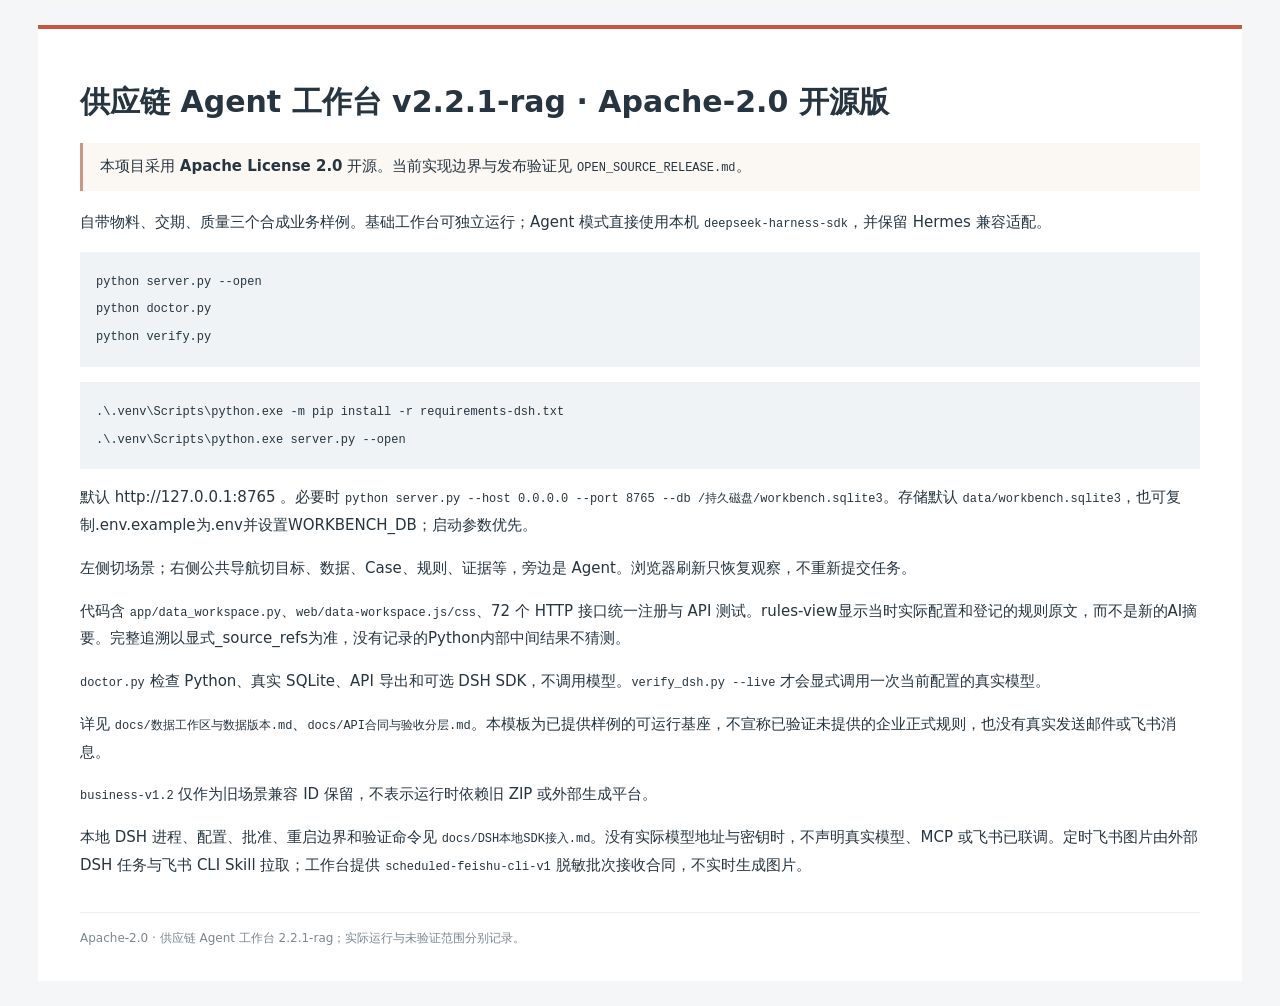
<file: README.html>
<!doctype html><html lang="zh-CN"><head><meta charset="utf-8"><meta name="viewport" content="width=device-width,initial-scale=1"><title>供应链 Agent 工作台 v2.2.1-rag · Apache-2.0 开源版</title><style>body{background:#f4f6f8;color:#263540;margin:0;font:15px/1.85 system-ui,"Microsoft YaHei",sans-serif}main{max-width:1120px;margin:25px auto;padding:32px 42px;background:white;border-top:4px solid #c75840}h1{font-size:30px;line-height:1.4}h2{font-size:22px;margin-top:32px;border-bottom:1px solid #e1e5e8;padding-bottom:8px}h3{font-size:17px}a{color:#ac4a34;overflow-wrap:anywhere}table{border-collapse:collapse;font-size:12px;width:100%;display:block;overflow:auto}td,th{border:1px solid #dce3e7;padding:9px;vertical-align:top;text-align:left}th{background:#f2f5f7}pre{background:#eff3f5;padding:16px;overflow:auto;max-height:560px}code{font:12px/1.7 Consolas,monospace;overflow-wrap:anywhere}blockquote{border-left:3px solid #d0937f;background:#fbf7f3;margin:18px 0;padding:10px 17px}nav{display:flex;flex-wrap:wrap;gap:15px;font-size:12px;border-bottom:1px solid #eee;padding-bottom:13px}footer{font-size:12px;color:#7b8891;border-top:1px solid #eee;margin-top:32px;padding-top:14px}img{max-width:100%}@media(max-width:700px){main{margin:0;padding:20px}h1{font-size:25px}}</style></head><body><main><h1>供应链 Agent 工作台 v2.2.1-rag · Apache-2.0 开源版</h1>
<blockquote>本项目采用 <strong>Apache License 2.0</strong> 开源。当前实现边界与发布验证见 <code>OPEN_SOURCE_RELEASE.md</code>。</blockquote>
<p>自带物料、交期、质量三个合成业务样例。基础工作台可独立运行；Agent 模式直接使用本机 <code>deepseek-harness-sdk</code>，并保留 Hermes 兼容适配。</p>
<pre><code class="language-bash">python server.py --open
python doctor.py
python verify.py
</code></pre>
<pre><code class="language-powershell">.\.venv\Scripts\python.exe -m pip install -r requirements-dsh.txt
.\.venv\Scripts\python.exe server.py --open
</code></pre>
<p>默认 http://127.0.0.1:8765 。必要时 <code>python server.py --host 0.0.0.0 --port 8765 --db /持久磁盘/workbench.sqlite3</code>。存储默认 <code>data/workbench.sqlite3</code>，也可复制.env.example为.env并设置WORKBENCH_DB；启动参数优先。</p>
<p>左侧切场景；右侧公共导航切目标、数据、Case、规则、证据等，旁边是 Agent。浏览器刷新只恢复观察，不重新提交任务。</p>
<p>代码含 <code>app/data_workspace.py</code>、<code>web/data-workspace.js/css</code>、72 个 HTTP 接口统一注册与 API 测试。rules-view显示当时实际配置和登记的规则原文，而不是新的AI摘要。完整追溯以显式_source_refs为准，没有记录的Python内部中间结果不猜测。</p>
<p><code>doctor.py</code> 检查 Python、真实 SQLite、API 导出和可选 DSH SDK，不调用模型。<code>verify_dsh.py --live</code> 才会显式调用一次当前配置的真实模型。</p>
<p>详见 <code>docs/数据工作区与数据版本.md</code>、<code>docs/API合同与验收分层.md</code>。本模板为已提供样例的可运行基座，不宣称已验证未提供的企业正式规则，也没有真实发送邮件或飞书消息。</p>
<p><code>business-v1.2</code> 仅作为旧场景兼容 ID 保留，不表示运行时依赖旧 ZIP 或外部生成平台。</p>
<p>本地 DSH 进程、配置、批准、重启边界和验证命令见 <code>docs/DSH本地SDK接入.md</code>。没有实际模型地址与密钥时，不声明真实模型、MCP 或飞书已联调。定时飞书图片由外部 DSH 任务与飞书 CLI Skill 拉取；工作台提供 <code>scheduled-feishu-cli-v1</code> 脱敏批次接收合同，不实时生成图片。</p>
<footer>Apache-2.0 · 供应链 Agent 工作台 2.2.1-rag；实际运行与未验证范围分别记录。</footer></main></body></html>
</file>
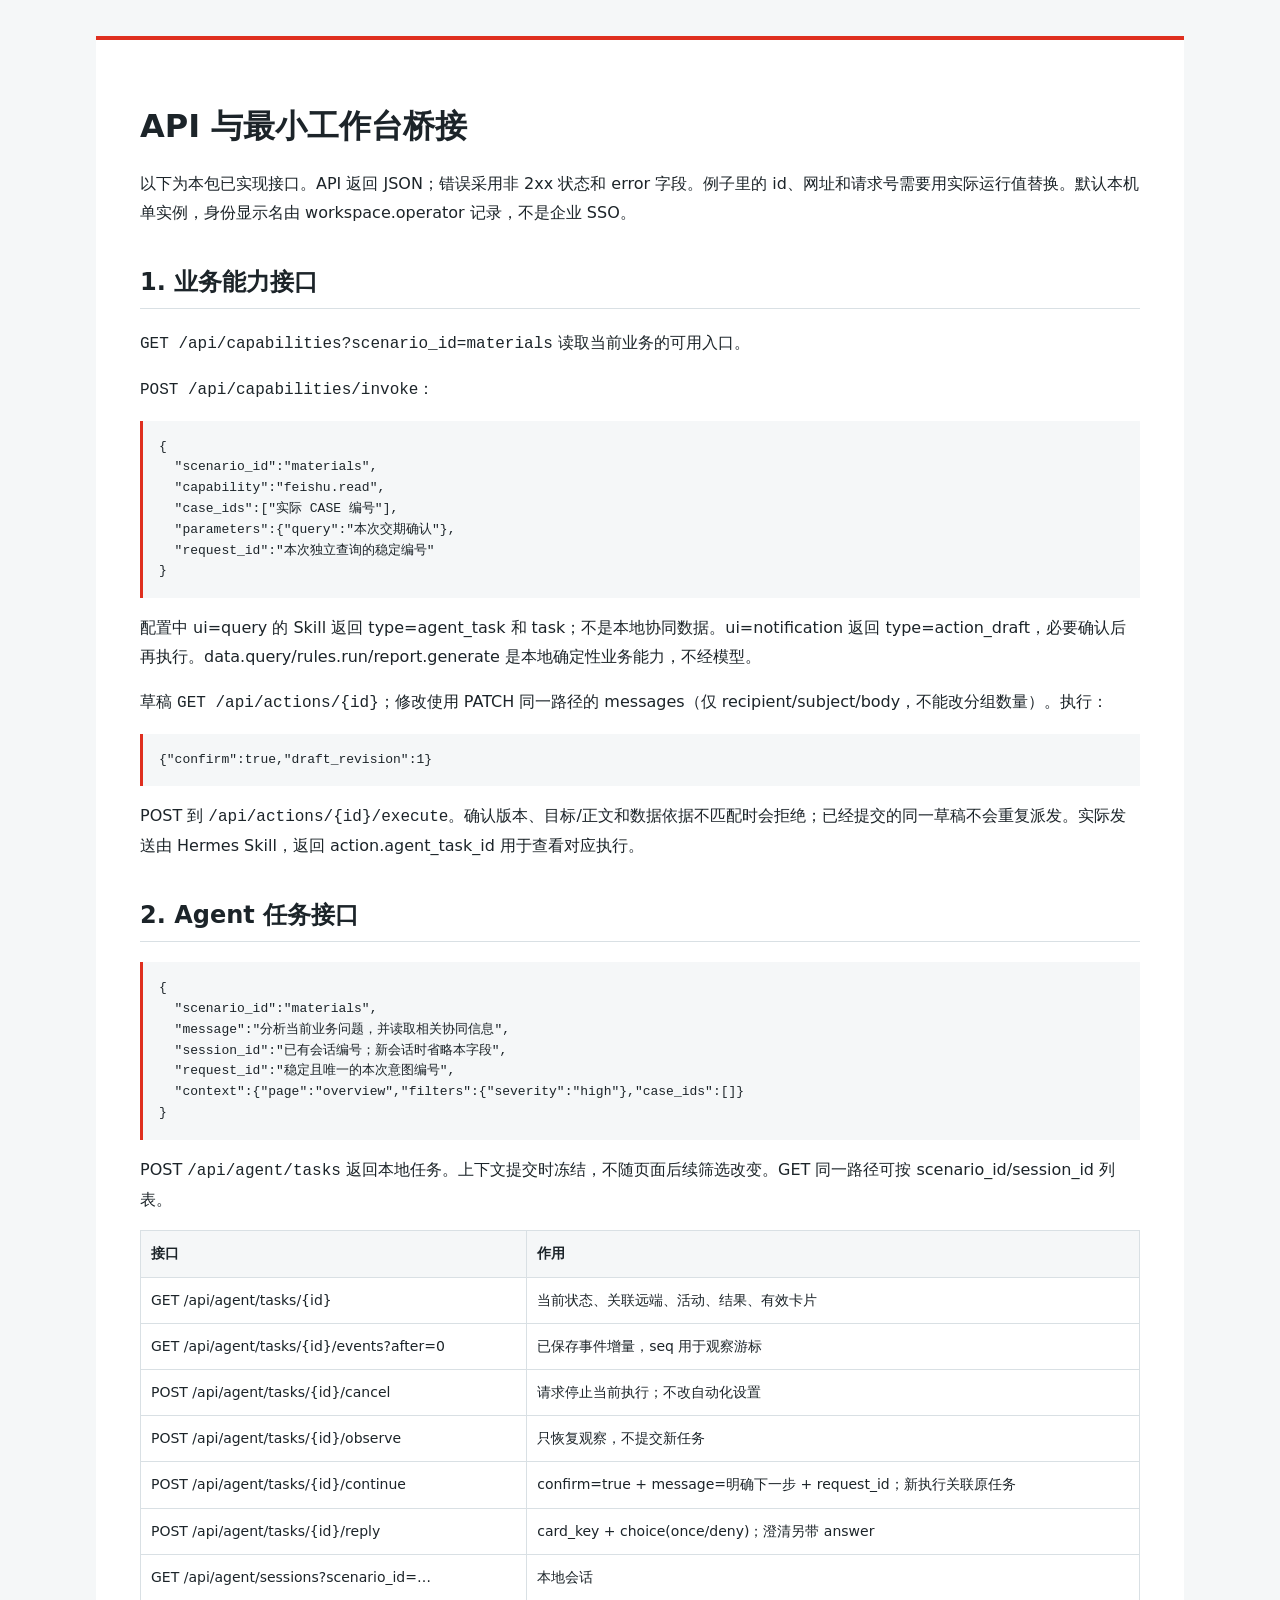
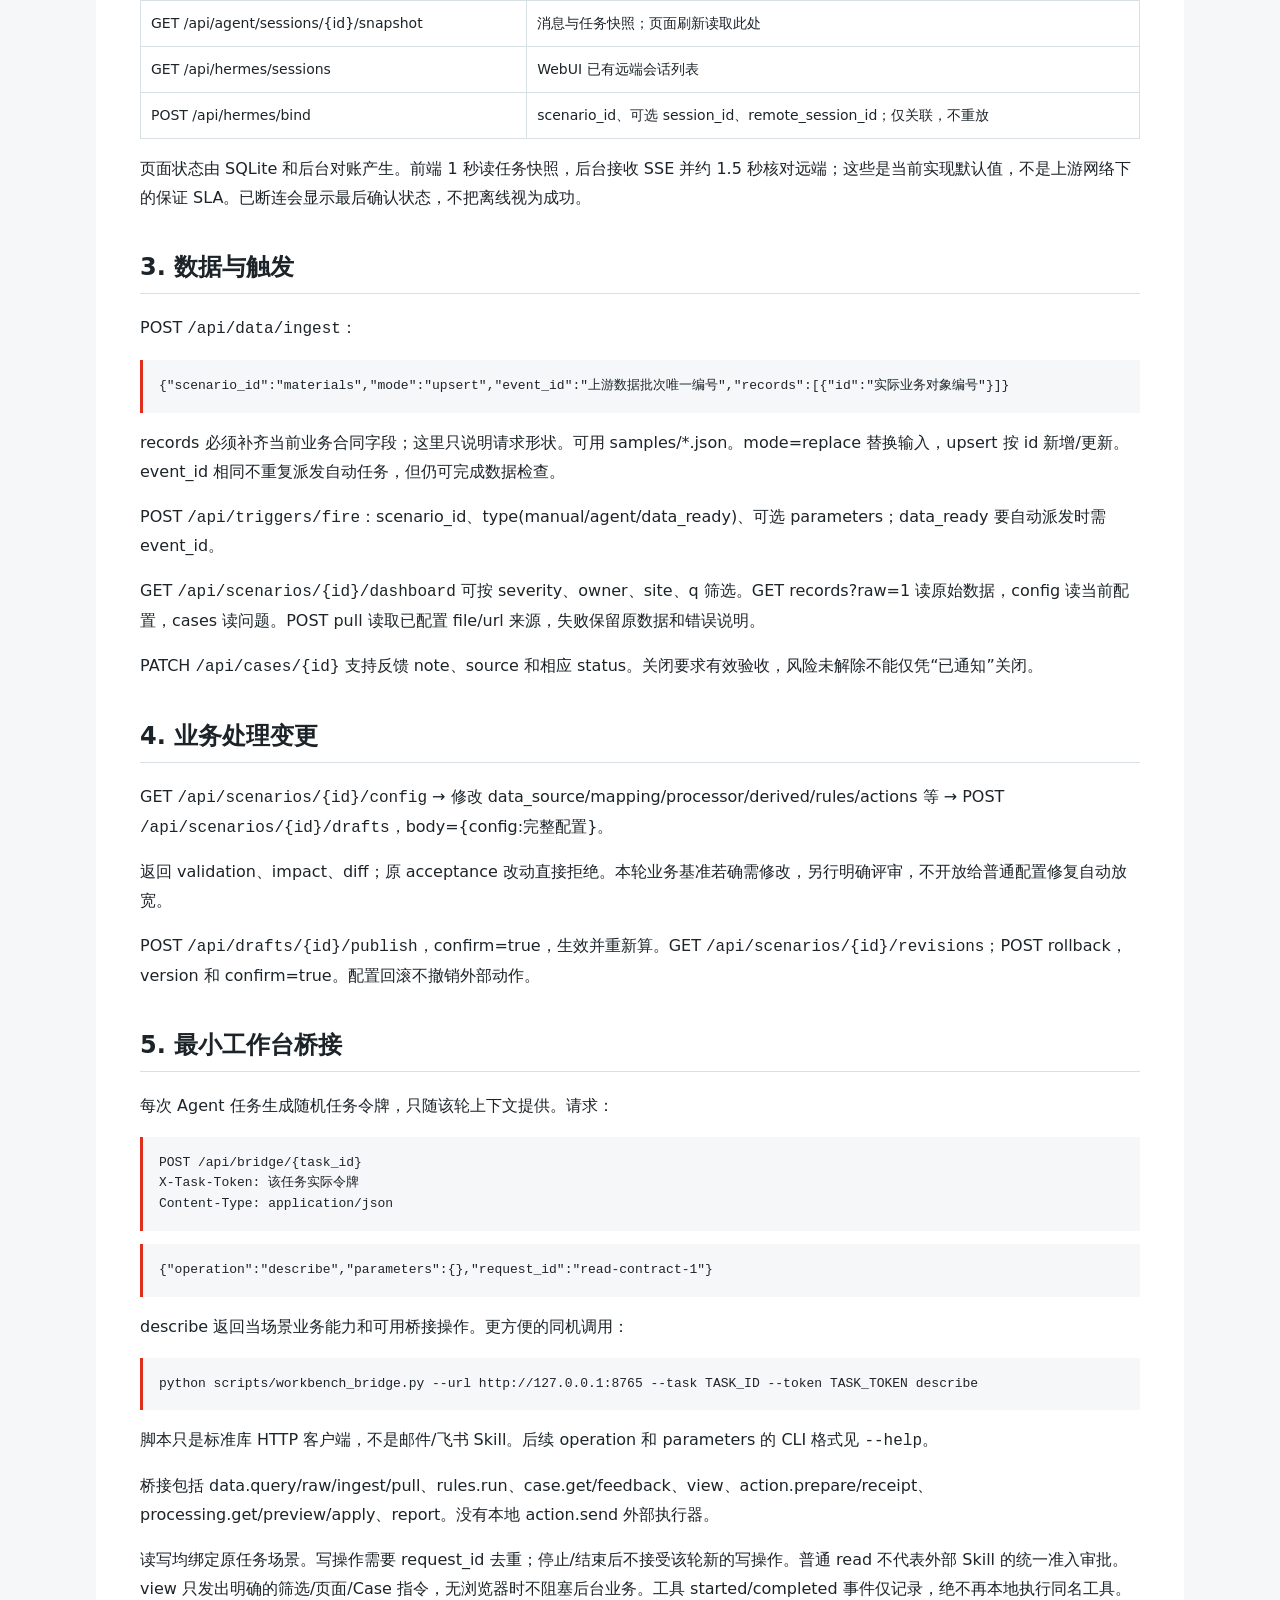
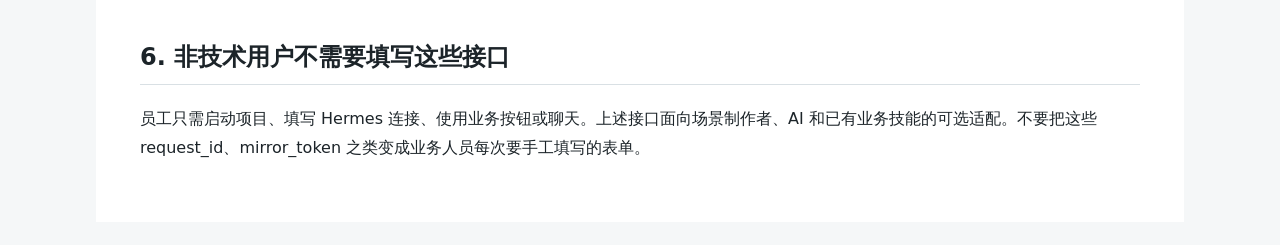
<file: docs/API与桥接说明.html>
<!doctype html><html lang="zh-CN"><meta charset="utf-8"><meta name="viewport" content="width=device-width,initial-scale=1"><title>API与桥接说明</title><style>body{margin:0;background:#f5f7f8;color:#1c2429;font:16px/1.8 system-ui,"Microsoft YaHei",sans-serif}main{max-width:1000px;margin:36px auto;padding:44px;background:white;border-top:4px solid #df2f1f}h1,h2,h3{line-height:1.35}h1{font-size:32px}h2{margin-top:38px;border-bottom:1px solid #d9e0e4;padding-bottom:10px}a{color:#b91f16}table{border-collapse:collapse;width:100%;font-size:14px}th,td{border:1px solid #d9e0e4;padding:10px;text-align:left;vertical-align:top}th{background:#f5f7f8}pre{overflow:auto;padding:16px;background:#f5f7f8;border-left:3px solid #df2f1f;font:13px/1.6 monospace}code{overflow-wrap:anywhere}blockquote{border-left:3px solid #df2f1f;padding-left:20px;color:#354149}@media(max-width:700px){main{margin:0;padding:22px}table{display:block;overflow:auto}}</style><main><h1>API 与最小工作台桥接</h1>
<p>以下为本包已实现接口。API 返回 JSON；错误采用非 2xx 状态和 error 字段。例子里的 id、网址和请求号需要用实际运行值替换。默认本机单实例，身份显示名由 workspace.operator 记录，不是企业 SSO。</p>
<h2>1. 业务能力接口</h2>
<p><code>GET /api/capabilities?scenario_id=materials</code> 读取当前业务的可用入口。</p>
<p><code>POST /api/capabilities/invoke</code>：</p>
<pre><code class="language-json">{
  &quot;scenario_id&quot;:&quot;materials&quot;,
  &quot;capability&quot;:&quot;feishu.read&quot;,
  &quot;case_ids&quot;:[&quot;实际 CASE 编号&quot;],
  &quot;parameters&quot;:{&quot;query&quot;:&quot;本次交期确认&quot;},
  &quot;request_id&quot;:&quot;本次独立查询的稳定编号&quot;
}
</code></pre>
<p>配置中 ui=query 的 Skill 返回 type=agent_task 和 task；不是本地协同数据。ui=notification 返回 type=action_draft，必要确认后再执行。data.query/rules.run/report.generate 是本地确定性业务能力，不经模型。</p>
<p>草稿 <code>GET /api/actions/{id}</code>；修改使用 PATCH 同一路径的 messages（仅 recipient/subject/body，不能改分组数量）。执行：</p>
<pre><code class="language-json">{&quot;confirm&quot;:true,&quot;draft_revision&quot;:1}
</code></pre>
<p>POST 到 <code>/api/actions/{id}/execute</code>。确认版本、目标/正文和数据依据不匹配时会拒绝；已经提交的同一草稿不会重复派发。实际发送由 Hermes Skill，返回 action.agent_task_id 用于查看对应执行。</p>
<h2>2. Agent 任务接口</h2>
<pre><code class="language-json">{
  &quot;scenario_id&quot;:&quot;materials&quot;,
  &quot;message&quot;:&quot;分析当前业务问题，并读取相关协同信息&quot;,
  &quot;session_id&quot;:&quot;已有会话编号；新会话时省略本字段&quot;,
  &quot;request_id&quot;:&quot;稳定且唯一的本次意图编号&quot;,
  &quot;context&quot;:{&quot;page&quot;:&quot;overview&quot;,&quot;filters&quot;:{&quot;severity&quot;:&quot;high&quot;},&quot;case_ids&quot;:[]}
}
</code></pre>
<p>POST <code>/api/agent/tasks</code> 返回本地任务。上下文提交时冻结，不随页面后续筛选改变。GET 同一路径可按 scenario_id/session_id 列表。</p>
<table>
<thead>
<tr>
  <th>接口</th>
  <th>作用</th>
</tr>
</thead>
<tbody>
<tr>
  <td>GET /api/agent/tasks/{id}</td>
  <td>当前状态、关联远端、活动、结果、有效卡片</td>
</tr>
<tr>
  <td>GET /api/agent/tasks/{id}/events?after=0</td>
  <td>已保存事件增量，seq 用于观察游标</td>
</tr>
<tr>
  <td>POST /api/agent/tasks/{id}/cancel</td>
  <td>请求停止当前执行；不改自动化设置</td>
</tr>
<tr>
  <td>POST /api/agent/tasks/{id}/observe</td>
  <td>只恢复观察，不提交新任务</td>
</tr>
<tr>
  <td>POST /api/agent/tasks/{id}/continue</td>
  <td>confirm=true + message=明确下一步 + request_id；新执行关联原任务</td>
</tr>
<tr>
  <td>POST /api/agent/tasks/{id}/reply</td>
  <td>card_key + choice(once/deny)；澄清另带 answer</td>
</tr>
<tr>
  <td>GET /api/agent/sessions?scenario_id=…</td>
  <td>本地会话</td>
</tr>
<tr>
  <td>GET /api/agent/sessions/{id}/snapshot</td>
  <td>消息与任务快照；页面刷新读取此处</td>
</tr>
<tr>
  <td>GET /api/hermes/sessions</td>
  <td>WebUI 已有远端会话列表</td>
</tr>
<tr>
  <td>POST /api/hermes/bind</td>
  <td>scenario_id、可选 session_id、remote_session_id；仅关联，不重放</td>
</tr>
</tbody>
</table>
<p>页面状态由 SQLite 和后台对账产生。前端 1 秒读任务快照，后台接收 SSE 并约 1.5 秒核对远端；这些是当前实现默认值，不是上游网络下的保证 SLA。已断连会显示最后确认状态，不把离线视为成功。</p>
<h2>3. 数据与触发</h2>
<p>POST <code>/api/data/ingest</code>：</p>
<pre><code class="language-json">{&quot;scenario_id&quot;:&quot;materials&quot;,&quot;mode&quot;:&quot;upsert&quot;,&quot;event_id&quot;:&quot;上游数据批次唯一编号&quot;,&quot;records&quot;:[{&quot;id&quot;:&quot;实际业务对象编号&quot;}]}
</code></pre>
<p>records 必须补齐当前业务合同字段；这里只说明请求形状。可用 samples/*.json。mode=replace 替换输入，upsert 按 id 新增/更新。event_id 相同不重复派发自动任务，但仍可完成数据检查。</p>
<p>POST <code>/api/triggers/fire</code>：scenario_id、type(manual/agent/data_ready)、可选 parameters；data_ready 要自动派发时需 event_id。</p>
<p>GET <code>/api/scenarios/{id}/dashboard</code> 可按 severity、owner、site、q 筛选。GET records?raw=1 读原始数据，config 读当前配置，cases 读问题。POST pull 读取已配置 file/url 来源，失败保留原数据和错误说明。</p>
<p>PATCH <code>/api/cases/{id}</code> 支持反馈 note、source 和相应 status。关闭要求有效验收，风险未解除不能仅凭“已通知”关闭。</p>
<h2>4. 业务处理变更</h2>
<p>GET <code>/api/scenarios/{id}/config</code> → 修改 data_source/mapping/processor/derived/rules/actions 等 → POST <code>/api/scenarios/{id}/drafts</code>，body={config:完整配置}。</p>
<p>返回 validation、impact、diff；原 acceptance 改动直接拒绝。本轮业务基准若确需修改，另行明确评审，不开放给普通配置修复自动放宽。</p>
<p>POST <code>/api/drafts/{id}/publish</code>，confirm=true，生效并重新算。GET <code>/api/scenarios/{id}/revisions</code>；POST rollback，version 和 confirm=true。配置回滚不撤销外部动作。</p>
<h2>5. 最小工作台桥接</h2>
<p>每次 Agent 任务生成随机任务令牌，只随该轮上下文提供。请求：</p>
<pre><code class="language-text">POST /api/bridge/{task_id}
X-Task-Token: 该任务实际令牌
Content-Type: application/json
</code></pre>
<pre><code class="language-json">{&quot;operation&quot;:&quot;describe&quot;,&quot;parameters&quot;:{},&quot;request_id&quot;:&quot;read-contract-1&quot;}
</code></pre>
<p>describe 返回当场景业务能力和可用桥接操作。更方便的同机调用：</p>
<pre><code class="language-bash">python scripts/workbench_bridge.py --url http://127.0.0.1:8765 --task TASK_ID --token TASK_TOKEN describe
</code></pre>
<p>脚本只是标准库 HTTP 客户端，不是邮件/飞书 Skill。后续 operation 和 parameters 的 CLI 格式见 <code>--help</code>。</p>
<p>桥接包括 data.query/raw/ingest/pull、rules.run、case.get/feedback、view、action.prepare/receipt、processing.get/preview/apply、report。没有本地 action.send 外部执行器。</p>
<p>读写均绑定原任务场景。写操作需要 request_id 去重；停止/结束后不接受该轮新的写操作。普通 read 不代表外部 Skill 的统一准入审批。view 只发出明确的筛选/页面/Case 指令，无浏览器时不阻塞后台业务。工具 started/completed 事件仅记录，绝不再本地执行同名工具。</p>
<h2>6. 非技术用户不需要填写这些接口</h2>
<p>员工只需启动项目、填写 Hermes 连接、使用业务按钮或聊天。上述接口面向场景制作者、AI 和已有业务技能的可选适配。不要把这些 request_id、mirror_token 之类变成业务人员每次要手工填写的表单。</p>
</main></html>
</file>
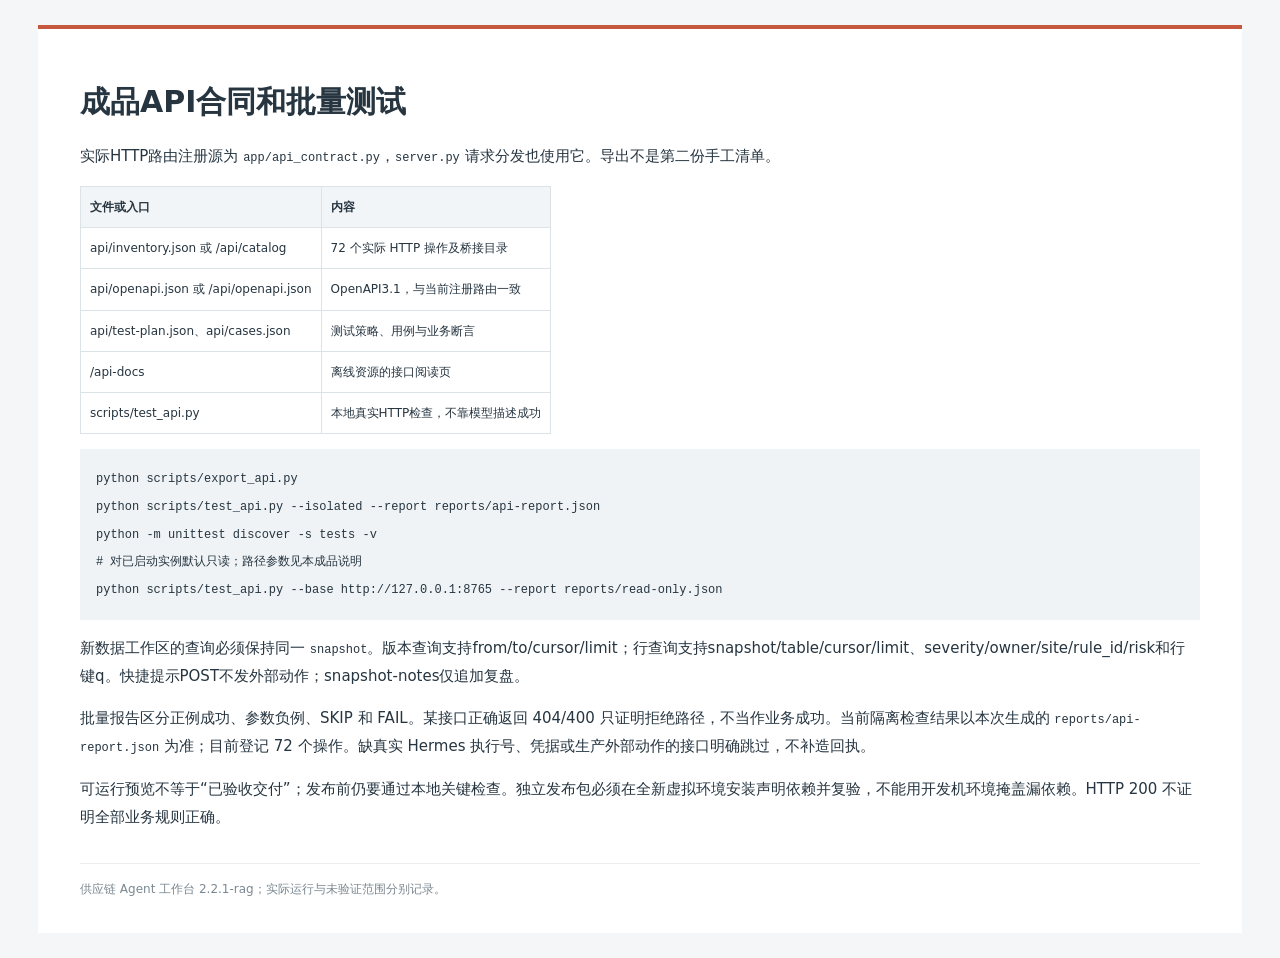
<file: docs/API合同与验收分层.html>
<!doctype html><html lang="zh-CN"><head><meta charset="utf-8"><meta name="viewport" content="width=device-width,initial-scale=1"><title>成品API合同和批量测试</title><style>body{background:#f4f6f8;color:#263540;margin:0;font:15px/1.85 system-ui,"Microsoft YaHei",sans-serif}main{max-width:1120px;margin:25px auto;padding:32px 42px;background:white;border-top:4px solid #c75840}h1{font-size:30px;line-height:1.4}h2{font-size:22px;margin-top:32px;border-bottom:1px solid #e1e5e8;padding-bottom:8px}h3{font-size:17px}a{color:#ac4a34;overflow-wrap:anywhere}table{border-collapse:collapse;font-size:12px;width:100%;display:block;overflow:auto}td,th{border:1px solid #dce3e7;padding:9px;vertical-align:top;text-align:left}th{background:#f2f5f7}pre{background:#eff3f5;padding:16px;overflow:auto;max-height:560px}code{font:12px/1.7 Consolas,monospace;overflow-wrap:anywhere}blockquote{border-left:3px solid #d0937f;background:#fbf7f3;margin:18px 0;padding:10px 17px}nav{display:flex;flex-wrap:wrap;gap:15px;font-size:12px;border-bottom:1px solid #eee;padding-bottom:13px}footer{font-size:12px;color:#7b8891;border-top:1px solid #eee;margin-top:32px;padding-top:14px}img{max-width:100%}@media(max-width:700px){main{margin:0;padding:20px}h1{font-size:25px}}</style></head><body><main><h1>成品API合同和批量测试</h1>
<p>实际HTTP路由注册源为 <code>app/api_contract.py</code>，<code>server.py</code> 请求分发也使用它。导出不是第二份手工清单。</p>
<table>
<thead>
<tr>
<th>文件或入口</th>
<th>内容</th>
</tr>
</thead>
<tbody>
<tr>
<td>api/inventory.json 或 /api/catalog</td>
<td>72 个实际 HTTP 操作及桥接目录</td>
</tr>
<tr>
<td>api/openapi.json 或 /api/openapi.json</td>
<td>OpenAPI3.1，与当前注册路由一致</td>
</tr>
<tr>
<td>api/test-plan.json、api/cases.json</td>
<td>测试策略、用例与业务断言</td>
</tr>
<tr>
<td>/api-docs</td>
<td>离线资源的接口阅读页</td>
</tr>
<tr>
<td>scripts/test_api.py</td>
<td>本地真实HTTP检查，不靠模型描述成功</td>
</tr>
</tbody>
</table>
<pre><code class="language-bash">python scripts/export_api.py
python scripts/test_api.py --isolated --report reports/api-report.json
python -m unittest discover -s tests -v
# 对已启动实例默认只读；路径参数见本成品说明
python scripts/test_api.py --base http://127.0.0.1:8765 --report reports/read-only.json
</code></pre>
<p>新数据工作区的查询必须保持同一 <code>snapshot</code>。版本查询支持from/to/cursor/limit；行查询支持snapshot/table/cursor/limit、severity/owner/site/rule_id/risk和行键q。快捷提示POST不发外部动作；snapshot-notes仅追加复盘。</p>
<p>批量报告区分正例成功、参数负例、SKIP 和 FAIL。某接口正确返回 404/400 只证明拒绝路径，不当作业务成功。当前隔离检查结果以本次生成的 <code>reports/api-report.json</code> 为准；目前登记 72 个操作。缺真实 Hermes 执行号、凭据或生产外部动作的接口明确跳过，不补造回执。</p>
<p>可运行预览不等于“已验收交付”；发布前仍要通过本地关键检查。独立发布包必须在全新虚拟环境安装声明依赖并复验，不能用开发机环境掩盖漏依赖。HTTP 200 不证明全部业务规则正确。</p>
<footer>供应链 Agent 工作台 2.2.1-rag；实际运行与未验证范围分别记录。</footer></main></body></html>
</file>
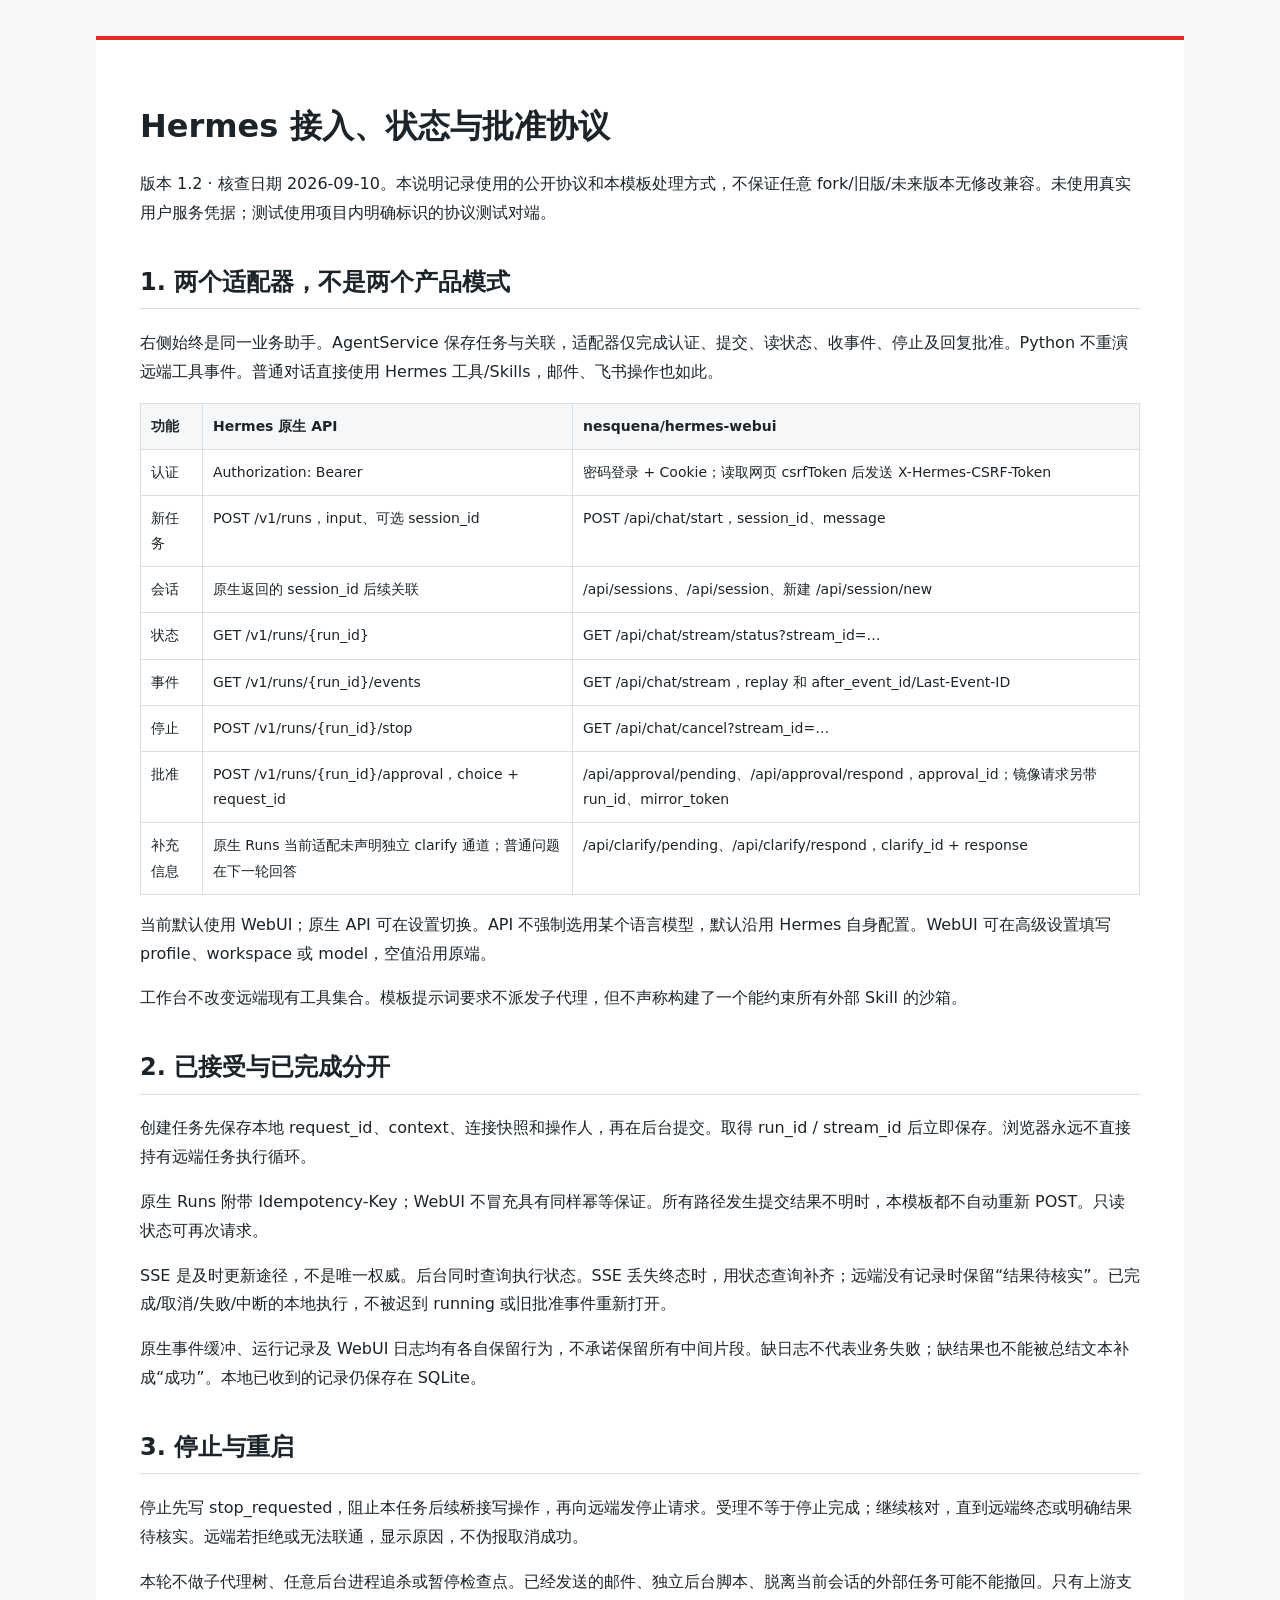
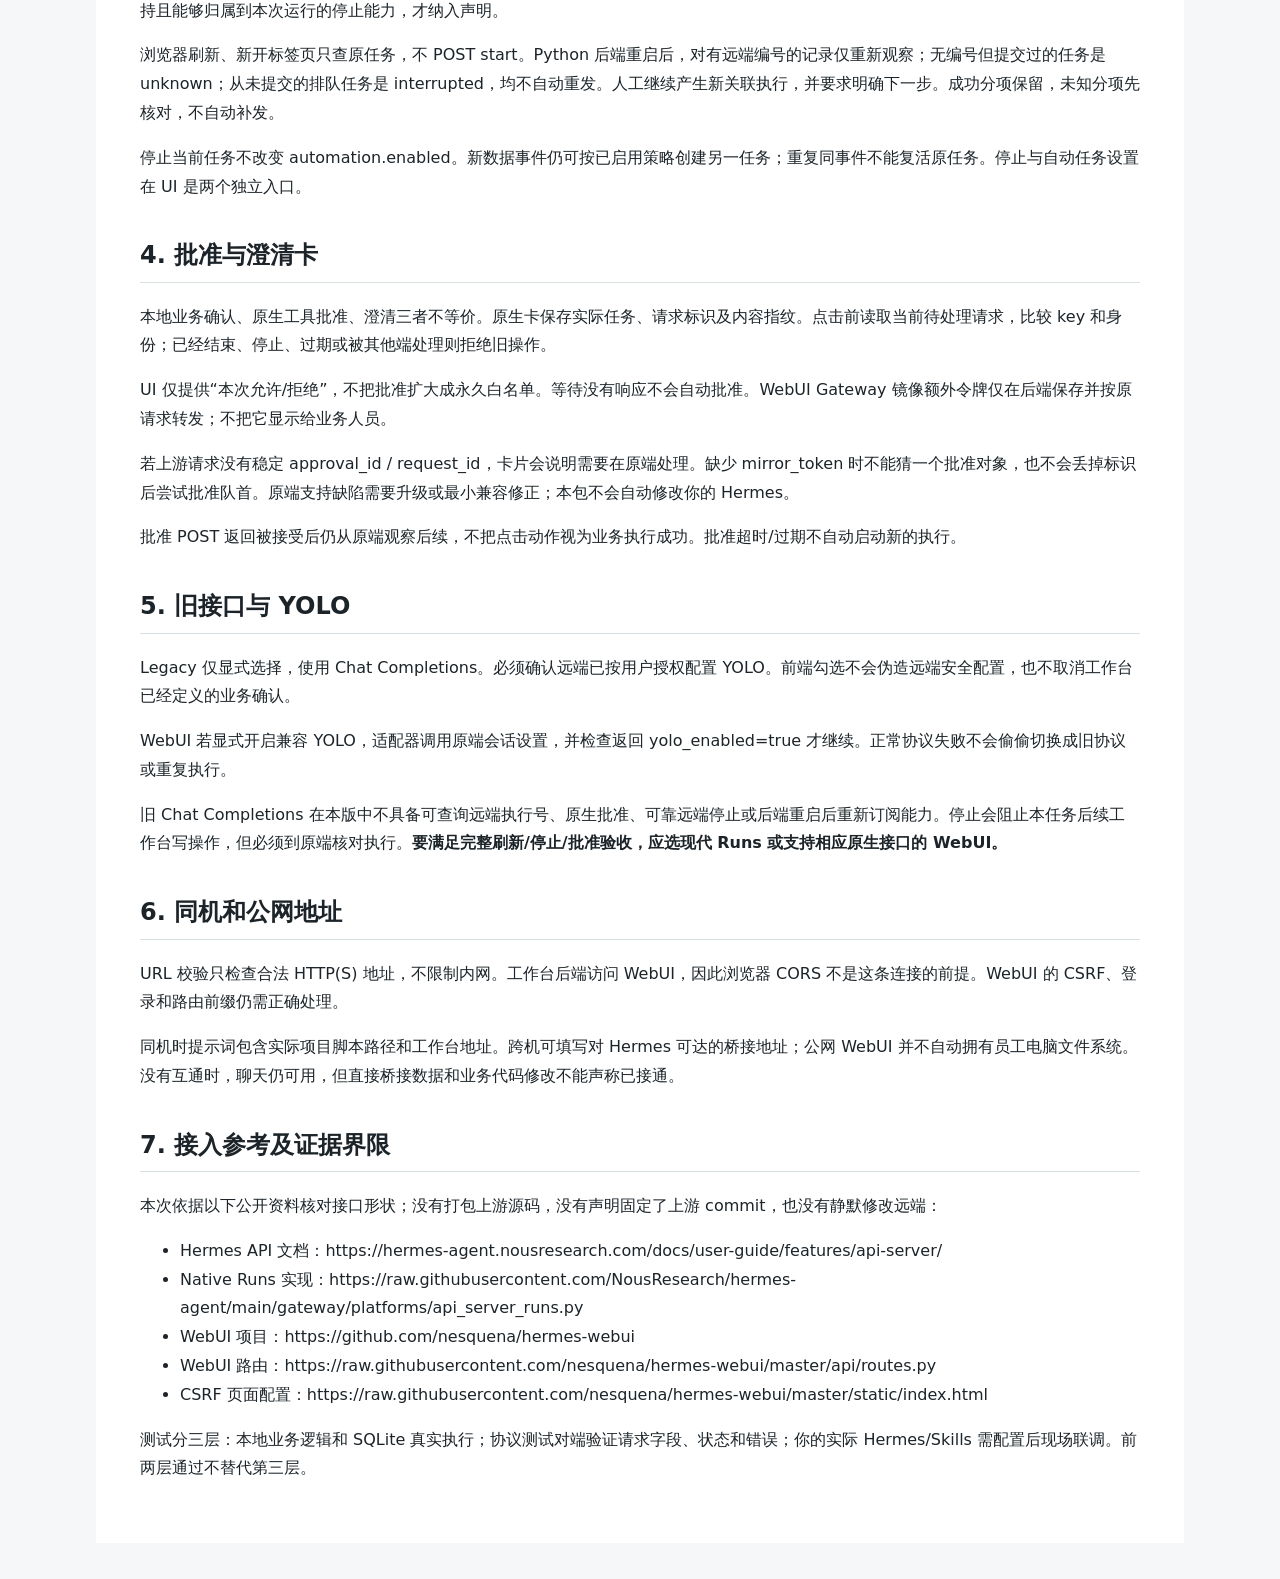
<file: docs/Hermes协议说明.html>
<!doctype html><html lang="zh-CN"><meta charset="utf-8"><meta name="viewport" content="width=device-width,initial-scale=1"><title>Hermes协议说明</title><style>body{margin:0;background:#f5f7f8;color:#1c2429;font:16px/1.8 system-ui,"Microsoft YaHei",sans-serif}main{max-width:1000px;margin:36px auto;padding:44px;background:white;border-top:4px solid #df2f1f}h1,h2,h3{line-height:1.35}h1{font-size:32px}h2{margin-top:38px;border-bottom:1px solid #d9e0e4;padding-bottom:10px}a{color:#b91f16}table{border-collapse:collapse;width:100%;font-size:14px}th,td{border:1px solid #d9e0e4;padding:10px;text-align:left;vertical-align:top}th{background:#f5f7f8}pre{overflow:auto;padding:16px;background:#f5f7f8;border-left:3px solid #df2f1f;font:13px/1.6 monospace}code{overflow-wrap:anywhere}blockquote{border-left:3px solid #df2f1f;padding-left:20px;color:#354149}@media(max-width:700px){main{margin:0;padding:22px}table{display:block;overflow:auto}}</style><main><h1>Hermes 接入、状态与批准协议</h1>
<p>版本 1.2 · 核查日期 2026-09-10。本说明记录使用的公开协议和本模板处理方式，不保证任意 fork/旧版/未来版本无修改兼容。未使用真实用户服务凭据；测试使用项目内明确标识的协议测试对端。</p>
<h2>1. 两个适配器，不是两个产品模式</h2>
<p>右侧始终是同一业务助手。AgentService 保存任务与关联，适配器仅完成认证、提交、读状态、收事件、停止及回复批准。Python 不重演远端工具事件。普通对话直接使用 Hermes 工具/Skills，邮件、飞书操作也如此。</p>
<table>
<thead>
<tr>
  <th>功能</th>
  <th>Hermes 原生 API</th>
  <th>nesquena/hermes-webui</th>
</tr>
</thead>
<tbody>
<tr>
  <td>认证</td>
  <td>Authorization: Bearer</td>
  <td>密码登录 + Cookie；读取网页 csrfToken 后发送 X-Hermes-CSRF-Token</td>
</tr>
<tr>
  <td>新任务</td>
  <td>POST /v1/runs，input、可选 session_id</td>
  <td>POST /api/chat/start，session_id、message</td>
</tr>
<tr>
  <td>会话</td>
  <td>原生返回的 session_id 后续关联</td>
  <td>/api/sessions、/api/session、新建 /api/session/new</td>
</tr>
<tr>
  <td>状态</td>
  <td>GET /v1/runs/{run_id}</td>
  <td>GET /api/chat/stream/status?stream_id=…</td>
</tr>
<tr>
  <td>事件</td>
  <td>GET /v1/runs/{run_id}/events</td>
  <td>GET /api/chat/stream，replay 和 after_event_id/Last-Event-ID</td>
</tr>
<tr>
  <td>停止</td>
  <td>POST /v1/runs/{run_id}/stop</td>
  <td>GET /api/chat/cancel?stream_id=…</td>
</tr>
<tr>
  <td>批准</td>
  <td>POST /v1/runs/{run_id}/approval，choice + request_id</td>
  <td>/api/approval/pending、/api/approval/respond，approval_id；镜像请求另带 run_id、mirror_token</td>
</tr>
<tr>
  <td>补充信息</td>
  <td>原生 Runs 当前适配未声明独立 clarify 通道；普通问题在下一轮回答</td>
  <td>/api/clarify/pending、/api/clarify/respond，clarify_id + response</td>
</tr>
</tbody>
</table>
<p>当前默认使用 WebUI；原生 API 可在设置切换。API 不强制选用某个语言模型，默认沿用 Hermes 自身配置。WebUI 可在高级设置填写 profile、workspace 或 model，空值沿用原端。</p>
<p>工作台不改变远端现有工具集合。模板提示词要求不派发子代理，但不声称构建了一个能约束所有外部 Skill 的沙箱。</p>
<h2>2. 已接受与已完成分开</h2>
<p>创建任务先保存本地 request_id、context、连接快照和操作人，再在后台提交。取得 run_id / stream_id 后立即保存。浏览器永远不直接持有远端任务执行循环。</p>
<p>原生 Runs 附带 Idempotency-Key；WebUI 不冒充具有同样幂等保证。所有路径发生提交结果不明时，本模板都不自动重新 POST。只读状态可再次请求。</p>
<p>SSE 是及时更新途径，不是唯一权威。后台同时查询执行状态。SSE 丢失终态时，用状态查询补齐；远端没有记录时保留“结果待核实”。已完成/取消/失败/中断的本地执行，不被迟到 running 或旧批准事件重新打开。</p>
<p>原生事件缓冲、运行记录及 WebUI 日志均有各自保留行为，不承诺保留所有中间片段。缺日志不代表业务失败；缺结果也不能被总结文本补成“成功”。本地已收到的记录仍保存在 SQLite。</p>
<h2>3. 停止与重启</h2>
<p>停止先写 stop_requested，阻止本任务后续桥接写操作，再向远端发停止请求。受理不等于停止完成；继续核对，直到远端终态或明确结果待核实。远端若拒绝或无法联通，显示原因，不伪报取消成功。</p>
<p>本轮不做子代理树、任意后台进程追杀或暂停检查点。已经发送的邮件、独立后台脚本、脱离当前会话的外部任务可能不能撤回。只有上游支持且能够归属到本次运行的停止能力，才纳入声明。</p>
<p>浏览器刷新、新开标签页只查原任务，不 POST start。Python 后端重启后，对有远端编号的记录仅重新观察；无编号但提交过的任务是 unknown；从未提交的排队任务是 interrupted，均不自动重发。人工继续产生新关联执行，并要求明确下一步。成功分项保留，未知分项先核对，不自动补发。</p>
<p>停止当前任务不改变 automation.enabled。新数据事件仍可按已启用策略创建另一任务；重复同事件不能复活原任务。停止与自动任务设置在 UI 是两个独立入口。</p>
<h2>4. 批准与澄清卡</h2>
<p>本地业务确认、原生工具批准、澄清三者不等价。原生卡保存实际任务、请求标识及内容指纹。点击前读取当前待处理请求，比较 key 和身份；已经结束、停止、过期或被其他端处理则拒绝旧操作。</p>
<p>UI 仅提供“本次允许/拒绝”，不把批准扩大成永久白名单。等待没有响应不会自动批准。WebUI Gateway 镜像额外令牌仅在后端保存并按原请求转发；不把它显示给业务人员。</p>
<p>若上游请求没有稳定 approval_id / request_id，卡片会说明需要在原端处理。缺少 mirror_token 时不能猜一个批准对象，也不会丢掉标识后尝试批准队首。原端支持缺陷需要升级或最小兼容修正；本包不会自动修改你的 Hermes。</p>
<p>批准 POST 返回被接受后仍从原端观察后续，不把点击动作视为业务执行成功。批准超时/过期不自动启动新的执行。</p>
<h2>5. 旧接口与 YOLO</h2>
<p>Legacy 仅显式选择，使用 Chat Completions。必须确认远端已按用户授权配置 YOLO。前端勾选不会伪造远端安全配置，也不取消工作台已经定义的业务确认。</p>
<p>WebUI 若显式开启兼容 YOLO，适配器调用原端会话设置，并检查返回 yolo_enabled=true 才继续。正常协议失败不会偷偷切换成旧协议或重复执行。</p>
<p>旧 Chat Completions 在本版中不具备可查询远端执行号、原生批准、可靠远端停止或后端重启后重新订阅能力。停止会阻止本任务后续工作台写操作，但必须到原端核对执行。<strong>要满足完整刷新/停止/批准验收，应选现代 Runs 或支持相应原生接口的 WebUI。</strong></p>
<h2>6. 同机和公网地址</h2>
<p>URL 校验只检查合法 HTTP(S) 地址，不限制内网。工作台后端访问 WebUI，因此浏览器 CORS 不是这条连接的前提。WebUI 的 CSRF、登录和路由前缀仍需正确处理。</p>
<p>同机时提示词包含实际项目脚本路径和工作台地址。跨机可填写对 Hermes 可达的桥接地址；公网 WebUI 并不自动拥有员工电脑文件系统。没有互通时，聊天仍可用，但直接桥接数据和业务代码修改不能声称已接通。</p>
<h2>7. 接入参考及证据界限</h2>
<p>本次依据以下公开资料核对接口形状；没有打包上游源码，没有声明固定了上游 commit，也没有静默修改远端：</p>
<ul>
<li>Hermes API 文档：https://hermes-agent.nousresearch.com/docs/user-guide/features/api-server/</li>
<li>Native Runs 实现：https://raw.githubusercontent.com/NousResearch/hermes-agent/main/gateway/platforms/api_server_runs.py</li>
<li>WebUI 项目：https://github.com/nesquena/hermes-webui</li>
<li>WebUI 路由：https://raw.githubusercontent.com/nesquena/hermes-webui/master/api/routes.py</li>
<li>CSRF 页面配置：https://raw.githubusercontent.com/nesquena/hermes-webui/master/static/index.html</li>
</ul>
<p>测试分三层：本地业务逻辑和 SQLite 真实执行；协议测试对端验证请求字段、状态和错误；你的实际 Hermes/Skills 需配置后现场联调。前两层通过不替代第三层。</p>
</main></html>
</file>
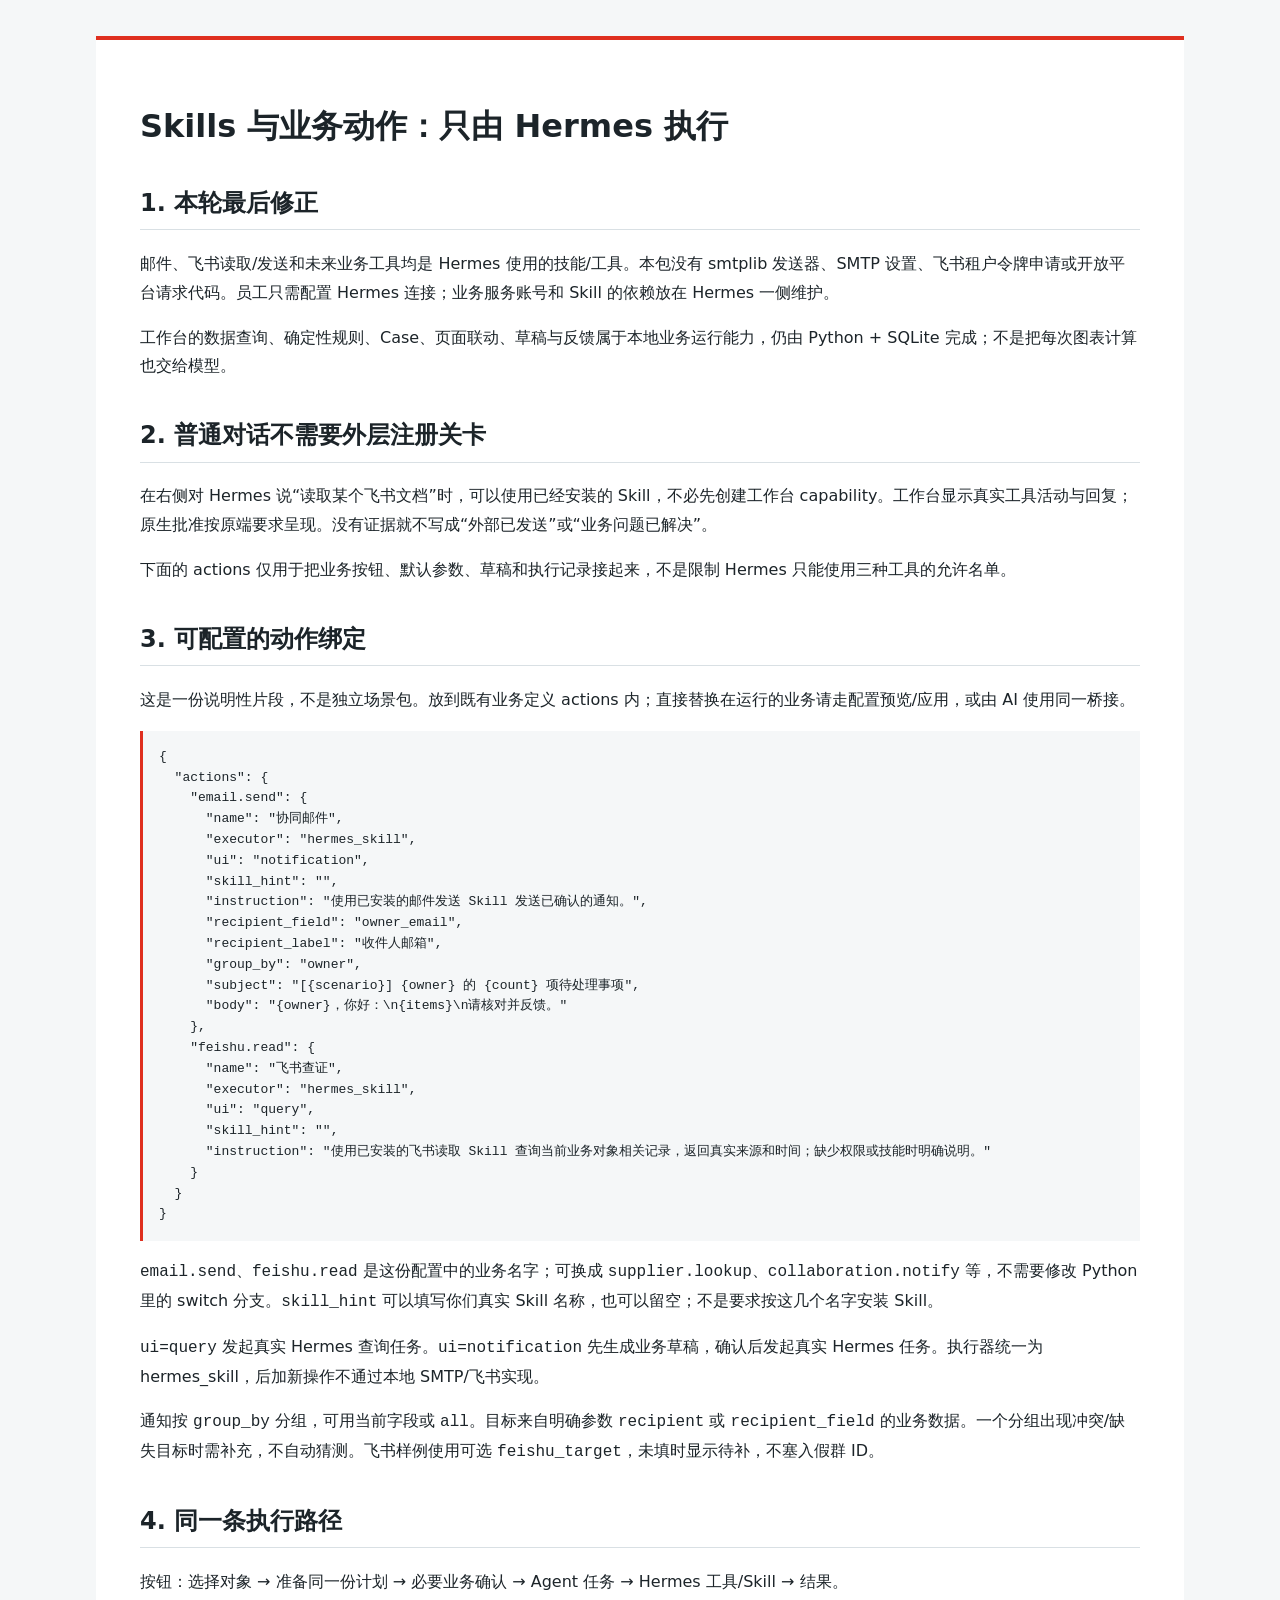
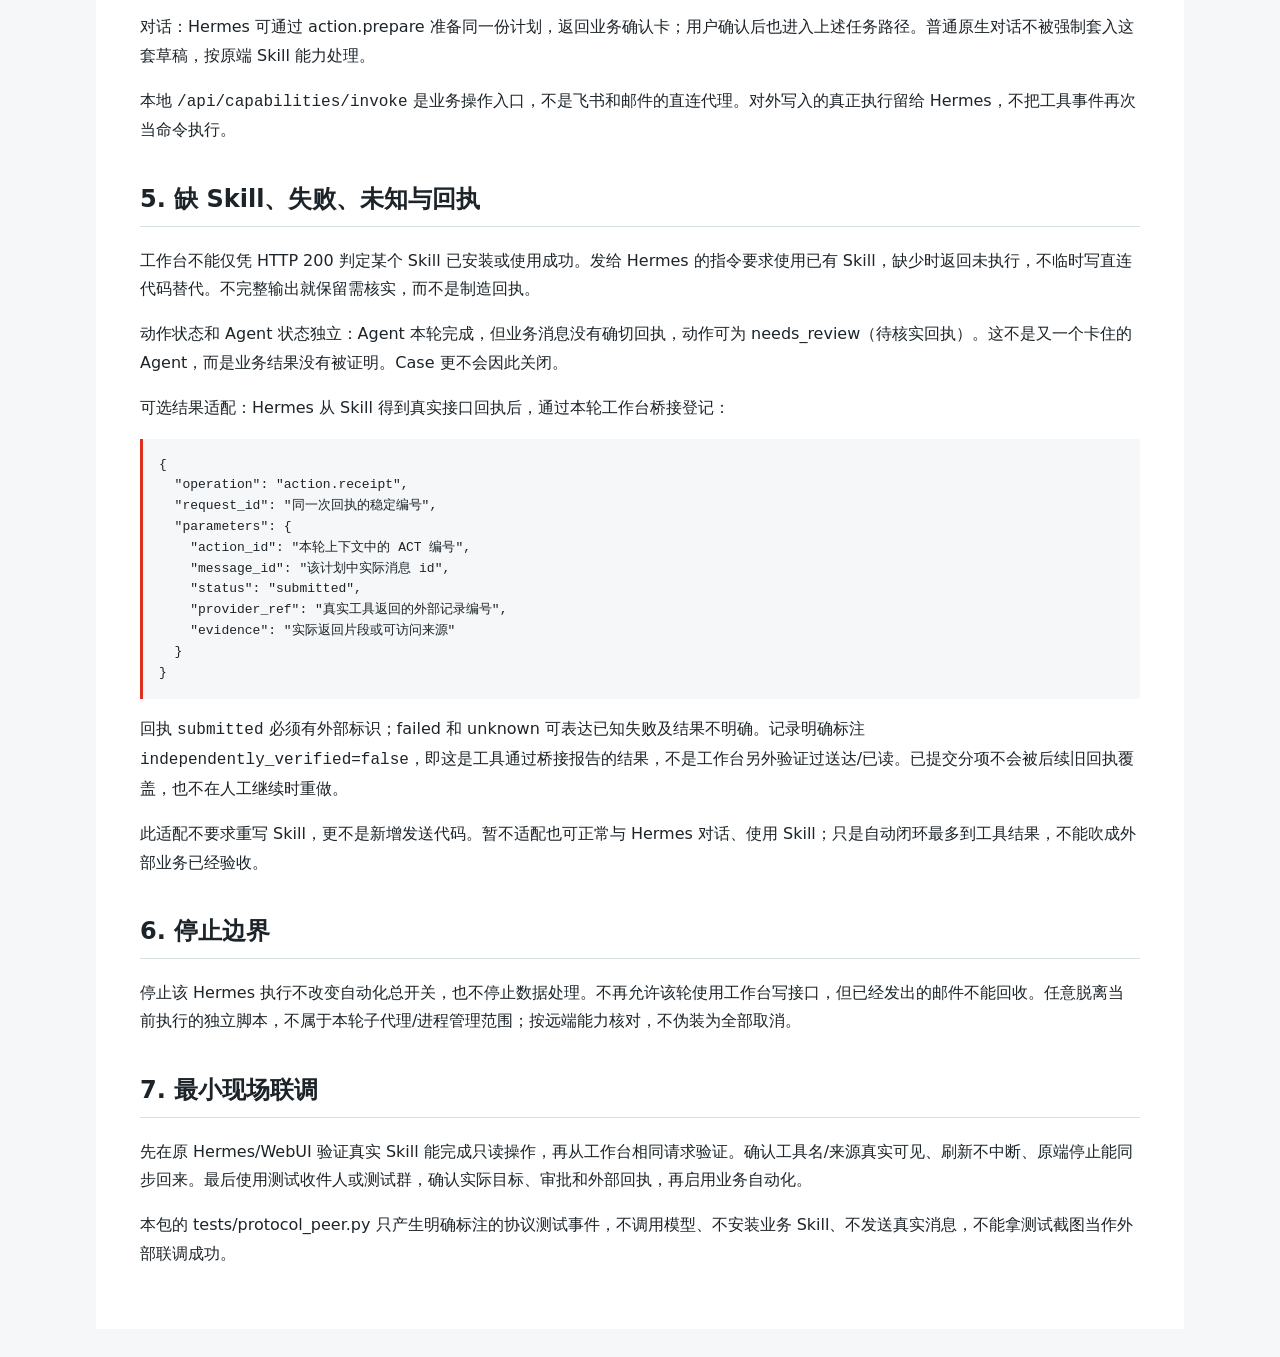
<file: docs/Skills与动作绑定.html>
<!doctype html><html lang="zh-CN"><meta charset="utf-8"><meta name="viewport" content="width=device-width,initial-scale=1"><title>Skills与动作绑定</title><style>body{margin:0;background:#f5f7f8;color:#1c2429;font:16px/1.8 system-ui,"Microsoft YaHei",sans-serif}main{max-width:1000px;margin:36px auto;padding:44px;background:white;border-top:4px solid #df2f1f}h1,h2,h3{line-height:1.35}h1{font-size:32px}h2{margin-top:38px;border-bottom:1px solid #d9e0e4;padding-bottom:10px}a{color:#b91f16}table{border-collapse:collapse;width:100%;font-size:14px}th,td{border:1px solid #d9e0e4;padding:10px;text-align:left;vertical-align:top}th{background:#f5f7f8}pre{overflow:auto;padding:16px;background:#f5f7f8;border-left:3px solid #df2f1f;font:13px/1.6 monospace}code{overflow-wrap:anywhere}blockquote{border-left:3px solid #df2f1f;padding-left:20px;color:#354149}@media(max-width:700px){main{margin:0;padding:22px}table{display:block;overflow:auto}}</style><main><h1>Skills 与业务动作：只由 Hermes 执行</h1>
<h2>1. 本轮最后修正</h2>
<p>邮件、飞书读取/发送和未来业务工具均是 Hermes 使用的技能/工具。本包没有 smtplib 发送器、SMTP 设置、飞书租户令牌申请或开放平台请求代码。员工只需配置 Hermes 连接；业务服务账号和 Skill 的依赖放在 Hermes 一侧维护。</p>
<p>工作台的数据查询、确定性规则、Case、页面联动、草稿与反馈属于本地业务运行能力，仍由 Python + SQLite 完成；不是把每次图表计算也交给模型。</p>
<h2>2. 普通对话不需要外层注册关卡</h2>
<p>在右侧对 Hermes 说“读取某个飞书文档”时，可以使用已经安装的 Skill，不必先创建工作台 capability。工作台显示真实工具活动与回复；原生批准按原端要求呈现。没有证据就不写成“外部已发送”或“业务问题已解决”。</p>
<p>下面的 actions 仅用于把业务按钮、默认参数、草稿和执行记录接起来，不是限制 Hermes 只能使用三种工具的允许名单。</p>
<h2>3. 可配置的动作绑定</h2>
<p>这是一份说明性片段，不是独立场景包。放到既有业务定义 actions 内；直接替换在运行的业务请走配置预览/应用，或由 AI 使用同一桥接。</p>
<pre><code class="language-json">{
  &quot;actions&quot;: {
    &quot;email.send&quot;: {
      &quot;name&quot;: &quot;协同邮件&quot;,
      &quot;executor&quot;: &quot;hermes_skill&quot;,
      &quot;ui&quot;: &quot;notification&quot;,
      &quot;skill_hint&quot;: &quot;&quot;,
      &quot;instruction&quot;: &quot;使用已安装的邮件发送 Skill 发送已确认的通知。&quot;,
      &quot;recipient_field&quot;: &quot;owner_email&quot;,
      &quot;recipient_label&quot;: &quot;收件人邮箱&quot;,
      &quot;group_by&quot;: &quot;owner&quot;,
      &quot;subject&quot;: &quot;[{scenario}] {owner} 的 {count} 项待处理事项&quot;,
      &quot;body&quot;: &quot;{owner}，你好：\n{items}\n请核对并反馈。&quot;
    },
    &quot;feishu.read&quot;: {
      &quot;name&quot;: &quot;飞书查证&quot;,
      &quot;executor&quot;: &quot;hermes_skill&quot;,
      &quot;ui&quot;: &quot;query&quot;,
      &quot;skill_hint&quot;: &quot;&quot;,
      &quot;instruction&quot;: &quot;使用已安装的飞书读取 Skill 查询当前业务对象相关记录，返回真实来源和时间；缺少权限或技能时明确说明。&quot;
    }
  }
}
</code></pre>
<p><code>email.send</code>、<code>feishu.read</code> 是这份配置中的业务名字；可换成 <code>supplier.lookup</code>、<code>collaboration.notify</code> 等，不需要修改 Python 里的 switch 分支。<code>skill_hint</code> 可以填写你们真实 Skill 名称，也可以留空；不是要求按这几个名字安装 Skill。</p>
<p><code>ui=query</code> 发起真实 Hermes 查询任务。<code>ui=notification</code> 先生成业务草稿，确认后发起真实 Hermes 任务。执行器统一为 hermes_skill，后加新操作不通过本地 SMTP/飞书实现。</p>
<p>通知按 <code>group_by</code> 分组，可用当前字段或 <code>all</code>。目标来自明确参数 <code>recipient</code> 或 <code>recipient_field</code> 的业务数据。一个分组出现冲突/缺失目标时需补充，不自动猜测。飞书样例使用可选 <code>feishu_target</code>，未填时显示待补，不塞入假群 ID。</p>
<h2>4. 同一条执行路径</h2>
<p>按钮：选择对象 → 准备同一份计划 → 必要业务确认 → Agent 任务 → Hermes 工具/Skill → 结果。</p>
<p>对话：Hermes 可通过 action.prepare 准备同一份计划，返回业务确认卡；用户确认后也进入上述任务路径。普通原生对话不被强制套入这套草稿，按原端 Skill 能力处理。</p>
<p>本地 <code>/api/capabilities/invoke</code> 是业务操作入口，不是飞书和邮件的直连代理。对外写入的真正执行留给 Hermes，不把工具事件再次当命令执行。</p>
<h2>5. 缺 Skill、失败、未知与回执</h2>
<p>工作台不能仅凭 HTTP 200 判定某个 Skill 已安装或使用成功。发给 Hermes 的指令要求使用已有 Skill，缺少时返回未执行，不临时写直连代码替代。不完整输出就保留需核实，而不是制造回执。</p>
<p>动作状态和 Agent 状态独立：Agent 本轮完成，但业务消息没有确切回执，动作可为 needs_review（待核实回执）。这不是又一个卡住的 Agent，而是业务结果没有被证明。Case 更不会因此关闭。</p>
<p>可选结果适配：Hermes 从 Skill 得到真实接口回执后，通过本轮工作台桥接登记：</p>
<pre><code class="language-json">{
  &quot;operation&quot;: &quot;action.receipt&quot;,
  &quot;request_id&quot;: &quot;同一次回执的稳定编号&quot;,
  &quot;parameters&quot;: {
    &quot;action_id&quot;: &quot;本轮上下文中的 ACT 编号&quot;,
    &quot;message_id&quot;: &quot;该计划中实际消息 id&quot;,
    &quot;status&quot;: &quot;submitted&quot;,
    &quot;provider_ref&quot;: &quot;真实工具返回的外部记录编号&quot;,
    &quot;evidence&quot;: &quot;实际返回片段或可访问来源&quot;
  }
}
</code></pre>
<p>回执 <code>submitted</code> 必须有外部标识；failed 和 unknown 可表达已知失败及结果不明确。记录明确标注 <code>independently_verified=false</code>，即这是工具通过桥接报告的结果，不是工作台另外验证过送达/已读。已提交分项不会被后续旧回执覆盖，也不在人工继续时重做。</p>
<p>此适配不要求重写 Skill，更不是新增发送代码。暂不适配也可正常与 Hermes 对话、使用 Skill；只是自动闭环最多到工具结果，不能吹成外部业务已经验收。</p>
<h2>6. 停止边界</h2>
<p>停止该 Hermes 执行不改变自动化总开关，也不停止数据处理。不再允许该轮使用工作台写接口，但已经发出的邮件不能回收。任意脱离当前执行的独立脚本，不属于本轮子代理/进程管理范围；按远端能力核对，不伪装为全部取消。</p>
<h2>7. 最小现场联调</h2>
<p>先在原 Hermes/WebUI 验证真实 Skill 能完成只读操作，再从工作台相同请求验证。确认工具名/来源真实可见、刷新不中断、原端停止能同步回来。最后使用测试收件人或测试群，确认实际目标、审批和外部回执，再启用业务自动化。</p>
<p>本包的 tests/protocol_peer.py 只产生明确标注的协议测试事件，不调用模型、不安装业务 Skill、不发送真实消息，不能拿测试截图当作外部联调成功。</p>
</main></html>
</file>
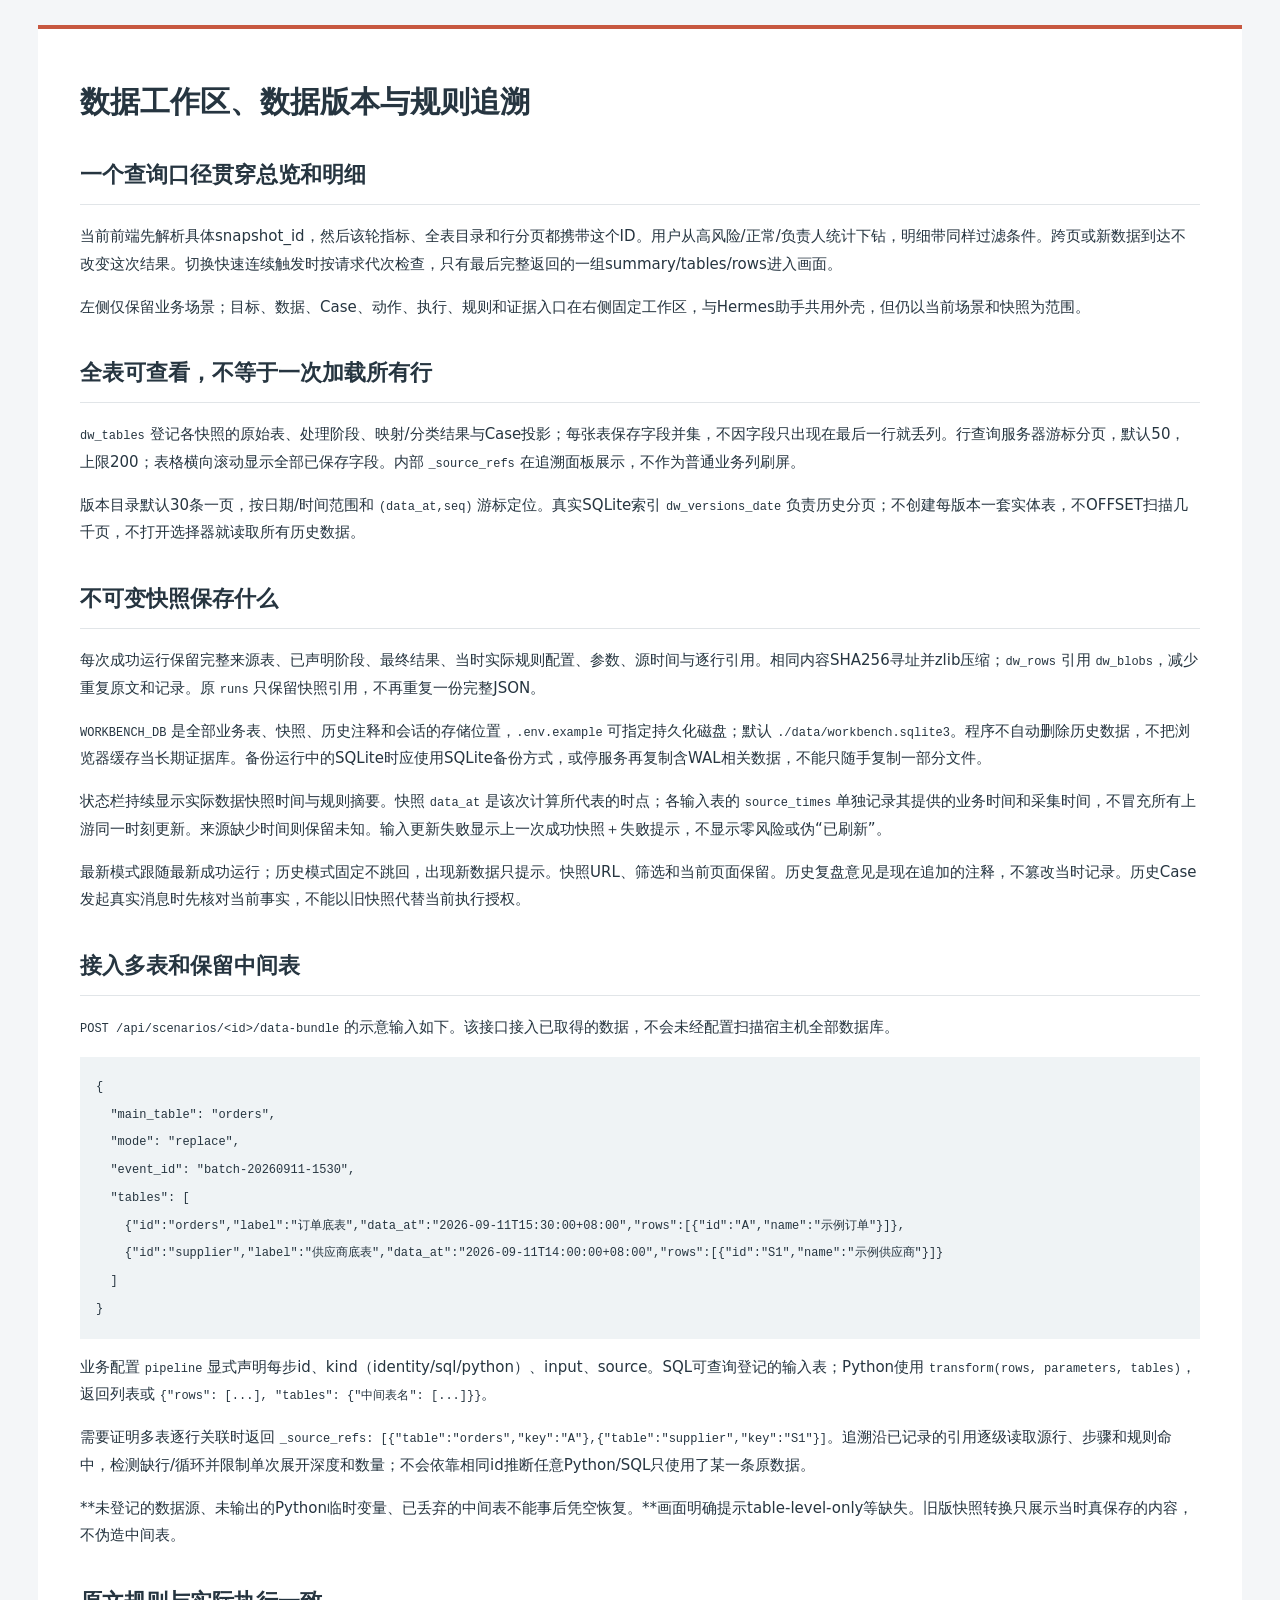
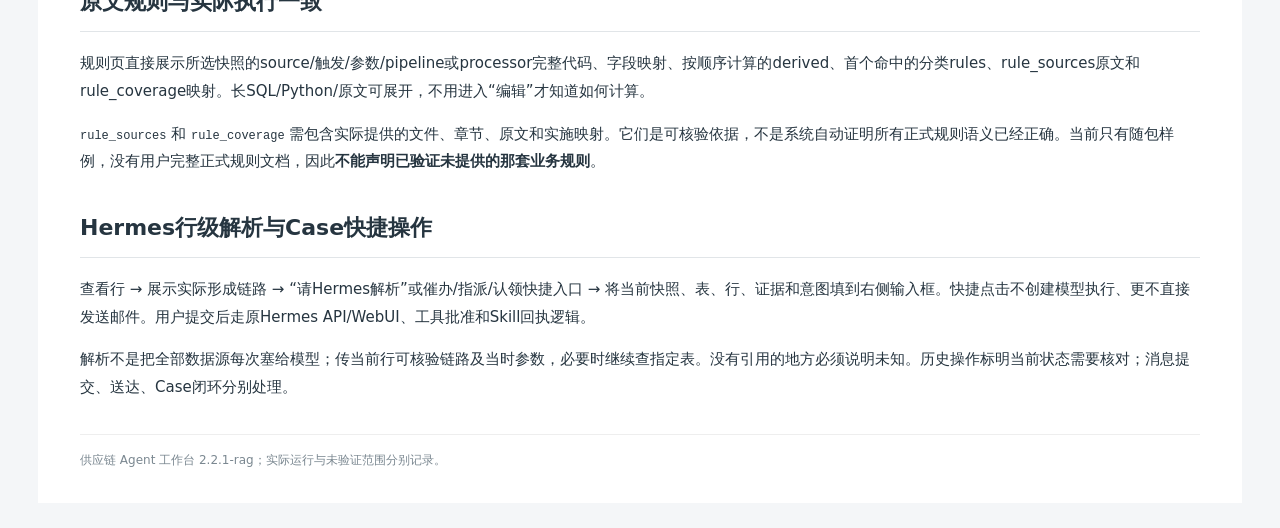
<file: docs/数据工作区与数据版本.html>
<!doctype html><html lang="zh-CN"><head><meta charset="utf-8"><meta name="viewport" content="width=device-width,initial-scale=1"><title>数据工作区、数据版本与规则追溯</title><style>body{background:#f4f6f8;color:#263540;margin:0;font:15px/1.85 system-ui,"Microsoft YaHei",sans-serif}main{max-width:1120px;margin:25px auto;padding:32px 42px;background:white;border-top:4px solid #c75840}h1{font-size:30px;line-height:1.4}h2{font-size:22px;margin-top:32px;border-bottom:1px solid #e1e5e8;padding-bottom:8px}h3{font-size:17px}a{color:#ac4a34;overflow-wrap:anywhere}table{border-collapse:collapse;font-size:12px;width:100%;display:block;overflow:auto}td,th{border:1px solid #dce3e7;padding:9px;vertical-align:top;text-align:left}th{background:#f2f5f7}pre{background:#eff3f5;padding:16px;overflow:auto;max-height:560px}code{font:12px/1.7 Consolas,monospace;overflow-wrap:anywhere}blockquote{border-left:3px solid #d0937f;background:#fbf7f3;margin:18px 0;padding:10px 17px}nav{display:flex;flex-wrap:wrap;gap:15px;font-size:12px;border-bottom:1px solid #eee;padding-bottom:13px}footer{font-size:12px;color:#7b8891;border-top:1px solid #eee;margin-top:32px;padding-top:14px}img{max-width:100%}@media(max-width:700px){main{margin:0;padding:20px}h1{font-size:25px}}</style></head><body><main><h1>数据工作区、数据版本与规则追溯</h1>
<h2>一个查询口径贯穿总览和明细</h2>
<p>当前前端先解析具体snapshot_id，然后该轮指标、全表目录和行分页都携带这个ID。用户从高风险/正常/负责人统计下钻，明细带同样过滤条件。跨页或新数据到达不改变这次结果。切换快速连续触发时按请求代次检查，只有最后完整返回的一组summary/tables/rows进入画面。</p>
<p>左侧仅保留业务场景；目标、数据、Case、动作、执行、规则和证据入口在右侧固定工作区，与Hermes助手共用外壳，但仍以当前场景和快照为范围。</p>
<h2>全表可查看，不等于一次加载所有行</h2>
<p><code>dw_tables</code> 登记各快照的原始表、处理阶段、映射/分类结果与Case投影；每张表保存字段并集，不因字段只出现在最后一行就丢列。行查询服务器游标分页，默认50，上限200；表格横向滚动显示全部已保存字段。内部 <code>_source_refs</code> 在追溯面板展示，不作为普通业务列刷屏。</p>
<p>版本目录默认30条一页，按日期/时间范围和 <code>(data_at,seq)</code> 游标定位。真实SQLite索引 <code>dw_versions_date</code> 负责历史分页；不创建每版本一套实体表，不OFFSET扫描几千页，不打开选择器就读取所有历史数据。</p>
<h2>不可变快照保存什么</h2>
<p>每次成功运行保留完整来源表、已声明阶段、最终结果、当时实际规则配置、参数、源时间与逐行引用。相同内容SHA256寻址并zlib压缩；<code>dw_rows</code> 引用 <code>dw_blobs</code>，减少重复原文和记录。原 <code>runs</code> 只保留快照引用，不再重复一份完整JSON。</p>
<p><code>WORKBENCH_DB</code> 是全部业务表、快照、历史注释和会话的存储位置，<code>.env.example</code> 可指定持久化磁盘；默认 <code>./data/workbench.sqlite3</code>。程序不自动删除历史数据，不把浏览器缓存当长期证据库。备份运行中的SQLite时应使用SQLite备份方式，或停服务再复制含WAL相关数据，不能只随手复制一部分文件。</p>
<p>状态栏持续显示实际数据快照时间与规则摘要。快照 <code>data_at</code> 是该次计算所代表的时点；各输入表的 <code>source_times</code> 单独记录其提供的业务时间和采集时间，不冒充所有上游同一时刻更新。来源缺少时间则保留未知。输入更新失败显示上一次成功快照＋失败提示，不显示零风险或伪“已刷新”。</p>
<p>最新模式跟随最新成功运行；历史模式固定不跳回，出现新数据只提示。快照URL、筛选和当前页面保留。历史复盘意见是现在追加的注释，不篡改当时记录。历史Case发起真实消息时先核对当前事实，不能以旧快照代替当前执行授权。</p>
<h2>接入多表和保留中间表</h2>
<p><code>POST /api/scenarios/&lt;id&gt;/data-bundle</code> 的示意输入如下。该接口接入已取得的数据，不会未经配置扫描宿主机全部数据库。</p>
<pre><code class="language-json">{
  &quot;main_table&quot;: &quot;orders&quot;,
  &quot;mode&quot;: &quot;replace&quot;,
  &quot;event_id&quot;: &quot;batch-20260911-1530&quot;,
  &quot;tables&quot;: [
    {&quot;id&quot;:&quot;orders&quot;,&quot;label&quot;:&quot;订单底表&quot;,&quot;data_at&quot;:&quot;2026-09-11T15:30:00+08:00&quot;,&quot;rows&quot;:[{&quot;id&quot;:&quot;A&quot;,&quot;name&quot;:&quot;示例订单&quot;}]},
    {&quot;id&quot;:&quot;supplier&quot;,&quot;label&quot;:&quot;供应商底表&quot;,&quot;data_at&quot;:&quot;2026-09-11T14:00:00+08:00&quot;,&quot;rows&quot;:[{&quot;id&quot;:&quot;S1&quot;,&quot;name&quot;:&quot;示例供应商&quot;}]}
  ]
}
</code></pre>
<p>业务配置 <code>pipeline</code> 显式声明每步id、kind（identity/sql/python）、input、source。SQL可查询登记的输入表；Python使用 <code>transform(rows, parameters, tables)</code>，返回列表或 <code>{&quot;rows&quot;: [...], &quot;tables&quot;: {&quot;中间表名&quot;: [...]}}</code>。</p>
<p>需要证明多表逐行关联时返回 <code>_source_refs: [{&quot;table&quot;:&quot;orders&quot;,&quot;key&quot;:&quot;A&quot;},{&quot;table&quot;:&quot;supplier&quot;,&quot;key&quot;:&quot;S1&quot;}]</code>。追溯沿已记录的引用逐级读取源行、步骤和规则命中，检测缺行/循环并限制单次展开深度和数量；不会依靠相同id推断任意Python/SQL只使用了某一条原数据。</p>
<p>**未登记的数据源、未输出的Python临时变量、已丢弃的中间表不能事后凭空恢复。**画面明确提示table-level-only等缺失。旧版快照转换只展示当时真保存的内容，不伪造中间表。</p>
<h2>原文规则与实际执行一致</h2>
<p>规则页直接展示所选快照的source/触发/参数/pipeline或processor完整代码、字段映射、按顺序计算的derived、首个命中的分类rules、rule_sources原文和rule_coverage映射。长SQL/Python/原文可展开，不用进入“编辑”才知道如何计算。</p>
<p><code>rule_sources</code> 和 <code>rule_coverage</code> 需包含实际提供的文件、章节、原文和实施映射。它们是可核验依据，不是系统自动证明所有正式规则语义已经正确。当前只有随包样例，没有用户完整正式规则文档，因此<strong>不能声明已验证未提供的那套业务规则</strong>。</p>
<h2>Hermes行级解析与Case快捷操作</h2>
<p>查看行 → 展示实际形成链路 → “请Hermes解析”或催办/指派/认领快捷入口 → 将当前快照、表、行、证据和意图填到右侧输入框。快捷点击不创建模型执行、更不直接发送邮件。用户提交后走原Hermes API/WebUI、工具批准和Skill回执逻辑。</p>
<p>解析不是把全部数据源每次塞给模型；传当前行可核验链路及当时参数，必要时继续查指定表。没有引用的地方必须说明未知。历史操作标明当前状态需要核对；消息提交、送达、Case闭环分别处理。</p>
<footer>供应链 Agent 工作台 2.2.1-rag；实际运行与未验证范围分别记录。</footer></main></body></html>
</file>
